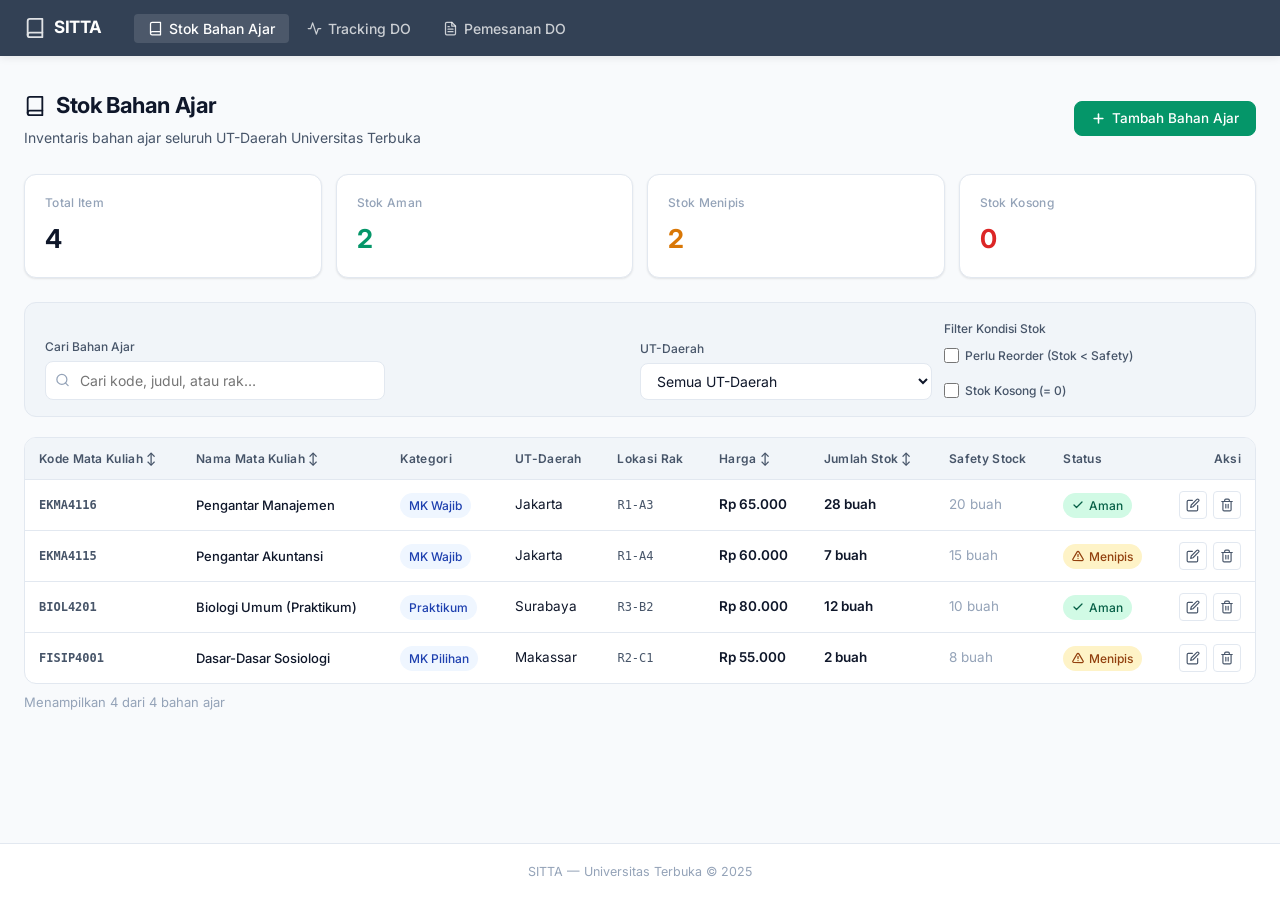
<file: index.html>
<!DOCTYPE html>
<html lang="id">
<head>
  <meta charset="UTF-8" />
  <meta name="viewport" content="width=device-width, initial-scale=1.0" />
  <title>SITTA — Sistem Informasi Tiras dan Transaksi Bahan Ajar UT</title>
  <link rel="stylesheet" href="assets/css/style.css" />
</head>
<body>
  <!-- Root Vue Single Page Application Container -->
  <div id="app" class="page-wrap">

    <!-- Topbar & Navigasi Tab -->
    <header class="topbar">
      <div class="topbar-inner">
        <a href="#" class="topbar-brand" @click.prevent="switchTab('stok')">
          <svg width="22" height="22" viewBox="0 0 24 24" fill="none" stroke="currentColor" stroke-width="2" stroke-linecap="round" stroke-linejoin="round">
            <path d="M4 19.5A2.5 2.5 0 0 1 6.5 17H20"/><path d="M6.5 2H20v20H6.5A2.5 2.5 0 0 1 4 19.5v-15A2.5 2.5 0 0 1 6.5 2z"/>
          </svg>
          <span>SITTA</span>
        </a>

        <!-- Navigasi Tiga Tab SPA -->
        <nav>
          <ul class="topbar-nav">
            <li>
              <button
                type="button"
                :class="{ active: currentTab === 'stok' }"
                @click="switchTab('stok')"
                title="Kelola stok dan inventaris bahan ajar"
              >
                <svg width="15" height="15" viewBox="0 0 24 24" fill="none" stroke="currentColor" stroke-width="2" stroke-linecap="round" stroke-linejoin="round">
                  <path d="M4 19.5A2.5 2.5 0 0 1 6.5 17H20"/><path d="M6.5 2H20v20H6.5A2.5 2.5 0 0 1 4 19.5v-15A2.5 2.5 0 0 1 6.5 2z"/>
                </svg>
                <span>Stok Bahan Ajar</span>
              </button>
            </li>
            <li>
              <button
                type="button"
                :class="{ active: currentTab === 'tracking' }"
                @click="switchTab('tracking')"
                title="Pelacakan pengiriman Delivery Order"
              >
                <svg width="15" height="15" viewBox="0 0 24 24" fill="none" stroke="currentColor" stroke-width="2" stroke-linecap="round" stroke-linejoin="round">
                  <polyline points="22 12 18 12 15 21 9 3 6 12 2 12"/>
                </svg>
                <span>Tracking DO</span>
              </button>
            </li>
            <li>
              <button
                type="button"
                :class="{ active: currentTab === 'order' }"
                @click="switchTab('order')"
                title="Formulir pemesanan paket bahan ajar baru"
              >
                <svg width="15" height="15" viewBox="0 0 24 24" fill="none" stroke="currentColor" stroke-width="2" stroke-linecap="round" stroke-linejoin="round">
                  <path d="M14 2H6a2 2 0 0 0-2 2v16a2 2 0 0 0 2 2h12a2 2 0 0 0 2-2V8z"/>
                  <polyline points="14 2 14 8 20 8"/>
                  <line x1="16" y1="13" x2="8" y2="13"/>
                  <line x1="16" y1="17" x2="8" y2="17"/>
                  <polyline points="10 9 9 9 8 9"/>
                </svg>
                <span>Pemesanan DO</span>
              </button>
            </li>
          </ul>
        </nav>
      </div>
    </header>

    <!-- Konten Utama Aplikasi (SPA Views) -->
    <main class="main-content">

      <!-- Loading State -->
      <div class="card mb-24" v-if="isLoading" style="padding: 48px 24px; text-align: center;">
        <div class="empty-state">
          <div class="spinner mb-16"></div>
          <p style="font-weight: 600; color: var(--c-text); font-size: 15px;">Memuat Data SITTA…</p>
          <p style="font-size: 13px; color: var(--c-muted); margin-top: 4px;">Mengambil inventaris bahan ajar dan data Delivery Order dari server</p>
        </div>
      </div>

      <!-- Error State -->
      <div class="card mb-24" v-else-if="errorMessage" style="padding: 32px 24px; text-align: center;">
        <div class="empty-state">
          <div class="empty-state-icon" style="background: var(--c-danger-lite); color: var(--c-destructive); margin: 0 auto 12px;">
            <svg width="28" height="28" viewBox="0 0 24 24" fill="none" stroke="currentColor" stroke-width="2" stroke-linecap="round" stroke-linejoin="round">
              <circle cx="12" cy="12" r="10"/><line x1="12" y1="8" x2="12" y2="12"/><line x1="12" y1="16" x2="12.01" y2="16"/>
            </svg>
          </div>
          <p style="font-weight: 600; color: var(--c-destructive); margin-bottom: 6px; font-size: 15px;">Gagal Memuat Data</p>
          <p style="font-size: 13.5px; color: var(--c-text); max-width: 480px; margin: 0 auto 16px;" v-text="errorMessage"></p>
          <button type="button" class="btn btn-primary btn-sm" @click="loadInitialData">Coba Lagi</button>
        </div>
      </div>

      <!-- Kontainer Komponen Tab (v-show mempertahankan state internal komponen saat berpindah tab) -->
      <div v-else>

        <!-- Tab 1: Stok Bahan Ajar -->
        <section v-show="currentTab === 'stok'">
          <ba-stock-table
            :items="stokList"
            :upbjj-list="upbjjList"
            :kategori-list="kategoriList"
            @update-stock="handleStockUpdate"
            @toast="showToast"
          ></ba-stock-table>
        </section>

        <!-- Tab 2: Tracking Delivery Order -->
        <section v-show="currentTab === 'tracking'">
          <do-tracking
            :tracking="tracking"
            :paket-list="paketList"
            :stok-list="stokList"
            @add-progress="handleAddProgress"
            @toast="showToast"
          ></do-tracking>
        </section>

        <!-- Tab 3: Pemesanan Delivery Order -->
        <section v-show="currentTab === 'order'">
          <order-form
            :paket="paketList"
            :ekspedisi="pengirimanList"
            :tracking="tracking"
            :stok-list="stokList"
            @created="handleOrderCreated"
            @toast="showToast"
          ></order-form>
        </section>

      </div>

    </main>

    <!-- Global Toast Notification Container -->
    <div class="toast-container" v-if="toasts && toasts.length > 0">
      <div
        v-for="t in toasts"
        :key="t.id"
        :class="['toast', 'toast-' + (t.type || 'info')]"
      >
        <span v-text="t.message"></span>
        <button
          type="button"
          style="background: transparent; border: none; color: inherit; cursor: pointer; padding: 0 4px; font-size: 16px; margin-left: auto; line-height: 1;"
          @click="removeToast(t.id)"
          title="Tutup notifikasi"
          aria-label="Tutup notifikasi"
        >&times;</button>
      </div>
    </div>

    <!-- Footer -->
    <footer class="site-footer">
      SITTA &mdash; Universitas Terbuka &copy; 2025
    </footer>

  </div>

  <!-- Scripts (Dieksekusi secara berurutan setelah struktur DOM #app tersedia) -->
  <script src="js/vue.js"></script>
  <script src="js/services/api.js"></script>
  <script src="js/app.js"></script>
</body>
</html>
</file>
<file: assets/css/style.css>
/* SITTA — Global Stylesheet */
/* Flat Design, Professional, Clean */

@import url('https://fonts.googleapis.com/css2?family=Inter:wght@300;400;500;600;700&display=swap');

/* ── Design Tokens ─────────────────────────────────────── */
:root {
  --c-primary:     #334155;
  --c-secondary:   #475569;
  --c-accent:      #059669;
  --c-accent-lite: #D1FAE5;
  --c-bg:          #F8FAFC;
  --c-text:        #0F172A;
  --c-card:        #FFFFFF;
  --c-border:      #E2E8F0;
  --c-destructive: #DC2626;
  --c-warn:        #D97706;
  --c-warn-lite:   #FEF3C7;
  --c-ok:          #059669;
  --c-ok-lite:     #D1FAE5;
  --c-danger-lite: #FEE2E2;
  --c-muted:       #94A3B8;
  --c-surface:     #F1F5F9;

  --radius-sm:  4px;
  --radius-md:  8px;
  --radius-lg: 12px;

  --shadow-sm: 0 1px 2px rgba(0,0,0,.06), 0 1px 3px rgba(0,0,0,.04);
  --shadow-md: 0 2px 8px rgba(0,0,0,.08);

  --font: 'Inter', system-ui, -apple-system, sans-serif;
}

/* ── Reset ─────────────────────────────────────────────── */
*, *::before, *::after { box-sizing: border-box; margin: 0; padding: 0; }
html { font-size: 16px; scroll-behavior: smooth; }

body {
  font-family: var(--font);
  background: var(--c-bg);
  color: var(--c-text);
  line-height: 1.6;
  min-height: 100vh;
}

/* ── Layout ─────────────────────────────────────────────── */
.page-wrap { min-height: 100vh; display: flex; flex-direction: column; }

.topbar {
  background: var(--c-primary);
  color: #fff;
  position: sticky;
  top: 0;
  z-index: 100;
  box-shadow: var(--shadow-md);
}

.topbar-inner {
  max-width: 1280px;
  margin: 0 auto;
  padding: 0 24px;
  height: 56px;
  display: flex;
  align-items: center;
  gap: 32px;
}

.topbar-brand {
  font-size: 17px;
  font-weight: 700;
  letter-spacing: -.3px;
  color: #fff;
  text-decoration: none;
  display: flex;
  align-items: center;
  gap: 8px;
  flex-shrink: 0;
  cursor: pointer;
}

.topbar-brand svg { opacity: .85; }

.topbar-nav {
  display: flex;
  gap: 4px;
  list-style: none;
}

.topbar-nav button,
.topbar-nav a {
  display: flex;
  align-items: center;
  gap: 6px;
  padding: 6px 14px;
  border-radius: var(--radius-sm);
  color: rgba(255,255,255,.75);
  text-decoration: none;
  font-size: 14px;
  font-weight: 500;
  border: none;
  background: transparent;
  font-family: var(--font);
  cursor: pointer;
  transition: background .15s, color .15s;
}

.topbar-nav button:hover,
.topbar-nav a:hover,
.topbar-nav button.active,
.topbar-nav a.active {
  background: rgba(255,255,255,.12);
  color: #fff;
}

.main-content {
  max-width: 1280px;
  margin: 0 auto;
  padding: 32px 24px 64px;
  flex: 1;
  width: 100%;
}

/* ── Cards ──────────────────────────────────────────────── */
.card {
  background: var(--c-card);
  border: 1px solid var(--c-border);
  border-radius: var(--radius-lg);
  box-shadow: var(--shadow-sm);
}

.card-header {
  padding: 18px 24px;
  border-bottom: 1px solid var(--c-border);
  display: flex;
  align-items: center;
  justify-content: space-between;
  gap: 12px;
  flex-wrap: wrap;
}

.card-title {
  font-size: 15px;
  font-weight: 600;
  color: var(--c-text);
  display: flex;
  align-items: center;
  gap: 8px;
}

.card-body { padding: 24px; }
.card-footer {
  padding: 14px 24px;
  border-top: 1px solid var(--c-border);
  background: var(--c-surface);
  border-radius: 0 0 var(--radius-lg) var(--radius-lg);
}

/* ── Page Header ─────────────────────────────────────────── */
.page-header { margin-bottom: 24px; }
.page-header-row {
  justify-content: space-between;
  flex-wrap: wrap;
  gap: 12px;
}
.page-header h1 {
  font-size: 22px;
  font-weight: 700;
  letter-spacing: -.4px;
  color: var(--c-text);
  display: flex;
  align-items: center;
  gap: 10px;
}
.page-header p {
  font-size: 14px;
  color: var(--c-secondary);
  margin-top: 4px;
}

/* ── Buttons ─────────────────────────────────────────────── */
.btn {
  display: inline-flex;
  align-items: center;
  gap: 6px;
  padding: 7px 16px;
  border-radius: var(--radius-md);
  font-family: var(--font);
  font-size: 13.5px;
  font-weight: 500;
  cursor: pointer;
  border: 1px solid transparent;
  transition: background .15s, opacity .15s, box-shadow .15s;
  line-height: 1.4;
  white-space: nowrap;
}

.btn:focus-visible {
  outline: 2px solid var(--c-accent);
  outline-offset: 2px;
}

.btn-primary {
  background: var(--c-accent);
  color: #fff;
  border-color: var(--c-accent);
}
.btn-primary:hover { background: #047857; border-color: #047857; }

.btn-secondary {
  background: var(--c-card);
  color: var(--c-text);
  border-color: var(--c-border);
}
.btn-secondary:hover { background: var(--c-surface); }

.btn-danger {
  background: var(--c-destructive);
  color: #fff;
  border-color: var(--c-destructive);
}
.btn-danger:hover { background: #B91C1C; }

.btn-ghost {
  background: transparent;
  color: var(--c-secondary);
  border-color: transparent;
}
.btn-ghost:hover { background: var(--c-surface); color: var(--c-text); }

.btn-sm {
  padding: 4px 10px;
  font-size: 12.5px;
  border-radius: var(--radius-sm);
}

.btn-icon {
  padding: 6px;
  border-radius: var(--radius-sm);
  background: transparent;
  border: 1px solid var(--c-border);
  cursor: pointer;
  color: var(--c-secondary);
  display: inline-flex;
  align-items: center;
  justify-content: center;
  transition: background .15s, color .15s;
}
.btn-icon:hover { background: var(--c-surface); color: var(--c-text); }
.btn-icon:focus-visible { outline: 2px solid var(--c-accent); outline-offset: 2px; }

.btn-icon-danger:hover {
  background: var(--c-danger-lite);
  color: var(--c-destructive);
  border-color: var(--c-destructive);
}

/* ── Forms ───────────────────────────────────────────────── */
.form-group {
  display: flex;
  flex-direction: column;
  gap: 5px;
}

label {
  font-size: 13px;
  font-weight: 500;
  color: var(--c-secondary);
}

.required-mark { color: var(--c-destructive); margin-left: 2px; }

input[type="text"],
input[type="number"],
input[type="date"],
select,
textarea {
  font-family: var(--font);
  font-size: 14px;
  color: var(--c-text);
  background: var(--c-card);
  border: 1px solid var(--c-border);
  border-radius: var(--radius-md);
  padding: 8px 12px;
  width: 100%;
  transition: border-color .15s, box-shadow .15s;
  line-height: 1.5;
}

input:focus, select:focus, textarea:focus {
  outline: none;
  border-color: var(--c-accent);
  box-shadow: 0 0 0 3px rgba(5,150,105,.12);
}

input.is-error, select.is-error, textarea.is-error {
  border-color: var(--c-destructive);
  box-shadow: 0 0 0 3px rgba(220,38,38,.10);
}

.error-msg {
  font-size: 12px;
  color: var(--c-destructive);
  display: flex;
  align-items: center;
  gap: 4px;
}

textarea { resize: vertical; min-height: 72px; }

.form-grid {
  display: grid;
  grid-template-columns: 1fr 1fr;
  gap: 16px;
}
.form-grid .span-2 { grid-column: span 2; }

/* ── Search bar ─────────────────────────────────────────── */
.search-wrap {
  position: relative;
  flex: 1;
  min-width: 200px;
  max-width: 340px;
}
.search-wrap svg {
  position: absolute;
  left: 10px;
  top: 50%;
  transform: translateY(-50%);
  color: var(--c-muted);
  pointer-events: none;
}
.search-wrap input {
  padding-left: 34px;
}

/* ── Filter bar ─────────────────────────────────────────── */
.filter-bar {
  background: var(--c-surface);
  border: 1px solid var(--c-border);
  border-radius: var(--radius-lg);
  padding: 16px 20px;
  margin-bottom: 20px;
  display: flex;
  flex-wrap: wrap;
  gap: 12px;
  align-items: flex-end;
}

.filter-bar .form-group { min-width: 160px; flex: 1; }
.filter-bar label { font-size: 12px; }

.filter-checks {
  display: flex;
  gap: 16px;
  align-items: center;
  flex-wrap: wrap;
  padding-top: 2px;
}

.check-item {
  display: flex;
  align-items: center;
  gap: 6px;
  cursor: pointer;
  font-size: 13px;
  color: var(--c-secondary);
  user-select: none;
}
.check-item input[type="checkbox"] {
  width: 15px;
  height: 15px;
  flex-shrink: 0;
  accent-color: var(--c-accent);
  cursor: pointer;
}

/* Grup filter checkbox dengan label di atas */
.filter-checks-group {
  flex: 0;
  min-width: auto;
}
.filter-checks-label {
  font-size: 12px;
  font-weight: 500;
  color: var(--c-secondary);
}

/* ── Table ────────────────────────────────────────────────── */
.table-wrap {
  overflow-x: auto;
  border-radius: var(--radius-lg);
  border: 1px solid var(--c-border);
  background: var(--c-card);
}

table {
  width: 100%;
  border-collapse: collapse;
  font-size: 13.5px;
}

thead tr {
  background: var(--c-surface);
}

th {
  padding: 11px 14px;
  text-align: left;
  font-size: 12px;
  font-weight: 600;
  color: var(--c-secondary);
  letter-spacing: .3px;
  border-bottom: 1px solid var(--c-border);
  white-space: nowrap;
}

th.sortable {
  cursor: pointer;
  user-select: none;
}
th.sortable:hover { color: var(--c-text); }
th.sort-active { color: var(--c-accent); }

td {
  padding: 11px 14px;
  border-bottom: 1px solid var(--c-border);
  vertical-align: middle;
  color: var(--c-text);
}

tr:last-child td { border-bottom: none; }

tbody tr { transition: background .1s; }
tbody tr:hover { background: var(--c-surface); }

.td-mono {
  font-size: 12px;
  font-family: 'SF Mono', 'Fira Code', monospace;
  color: var(--c-secondary);
}

.table-actions {
  display: flex;
  gap: 6px;
  justify-content: flex-end;
  align-items: center;
}

/* ── Tooltip Catatan HTML pada Kolom Status ──────────────── */
.status-cell-wrap {
  position: relative;
  display: inline-flex;
  align-items: center;
}

.status-tooltip {
  visibility: hidden;
  opacity: 0;
  position: absolute;
  bottom: 130%;
  left: 50%;
  transform: translateX(-50%);
  background: #0F172A;
  color: #F8FAFC;
  padding: 8px 12px;
  border-radius: var(--radius-md);
  font-size: 12px;
  line-height: 1.4;
  white-space: normal;
  min-width: 190px;
  max-width: 270px;
  z-index: 1000;
  box-shadow: 0 4px 14px rgba(0,0,0,0.2);
  transition: opacity 0.2s ease, visibility 0.2s ease, transform 0.2s ease;
  pointer-events: none;
  text-align: left;
}

.status-tooltip::after {
  content: '';
  position: absolute;
  top: 100%;
  left: 50%;
  margin-left: -5px;
  border-width: 5px;
  border-style: solid;
  border-color: #0F172A transparent transparent transparent;
}

.status-cell-wrap:hover .status-tooltip {
  visibility: visible;
  opacity: 1;
  transform: translateX(-50%) translateY(-2px);
}

/* ── Status Badges ───────────────────────────────────────── */
.badge {
  display: inline-flex;
  align-items: center;
  gap: 5px;
  padding: 3px 9px;
  border-radius: 99px;
  font-size: 12px;
  font-weight: 500;
  white-space: nowrap;
}

.badge-ok {
  background: var(--c-ok-lite);
  color: #065F46;
}

.badge-warn {
  background: var(--c-warn-lite);
  color: #92400E;
}

.badge-danger {
  background: var(--c-danger-lite);
  color: #991B1B;
}

/* Status netral (Menunggu Pickup, dsb.) */
.badge-muted {
  background: var(--c-surface);
  color: var(--c-secondary);
  border: 1px solid var(--c-border);
}

/* ── Alert / Toast ────────────────────────────────────────── */
.toast-container {
  position: fixed;
  bottom: 24px;
  right: 24px;
  z-index: 9999;
  display: flex;
  flex-direction: column;
  gap: 10px;
  pointer-events: none;
}

.toast {
  background: var(--c-primary);
  color: #fff;
  padding: 12px 18px;
  border-radius: var(--radius-md);
  font-size: 13.5px;
  box-shadow: var(--shadow-md);
  display: flex;
  align-items: center;
  gap: 8px;
  pointer-events: auto;
  animation: slideUp .2s ease;
  max-width: 360px;
}

.toast-success { background: var(--c-accent); }
.toast-error   { background: var(--c-destructive); }
.toast-warn    { background: var(--c-warn); }

@keyframes slideUp {
  from { opacity: 0; transform: translateY(12px); }
  to   { opacity: 1; transform: translateY(0); }
}

/* ── Modal ────────────────────────────────────────────────── */
.modal-overlay {
  position: fixed;
  inset: 0;
  background: rgba(15,23,42,.45);
  z-index: 200;
  display: flex;
  align-items: center;
  justify-content: center;
  padding: 20px;
  animation: fadeIn .15s ease;
}

@keyframes fadeIn {
  from { opacity: 0; }
  to   { opacity: 1; }
}

.modal {
  background: var(--c-card);
  border-radius: var(--radius-lg);
  width: 100%;
  max-width: 560px;
  box-shadow: 0 20px 40px rgba(0,0,0,.15);
  display: flex;
  flex-direction: column;
  max-height: 90vh;
  overflow: hidden;
}

.modal-header {
  padding: 20px 24px 16px;
  border-bottom: 1px solid var(--c-border);
  display: flex;
  align-items: center;
  justify-content: space-between;
}

.modal-title {
  font-size: 16px;
  font-weight: 600;
  color: var(--c-text);
  display: flex;
  align-items: center;
  gap: 8px;
}

.modal-body {
  padding: 24px;
  overflow-y: auto;
  display: flex;
  flex-direction: column;
  gap: 16px;
}

.modal-footer {
  padding: 16px 24px;
  border-top: 1px solid var(--c-border);
  display: flex;
  gap: 10px;
  justify-content: flex-end;
  background: var(--c-surface);
}

/* ── Tracking Details & Layout ───────────────────────────── */
.tracking-layout {
  display: grid;
  grid-template-columns: 1fr 380px;
  gap: 24px;
  align-items: start;
}

.do-number {
  font-size: 20px;
  font-weight: 700;
  letter-spacing: -.4px;
  color: var(--c-text);
  font-family: 'SF Mono', 'Fira Code', monospace;
}

.info-grid {
  display: grid;
  grid-template-columns: 1fr 1fr;
  gap: 6px 24px;
  font-size: 13.5px;
}
.info-label { color: var(--c-muted); font-size: 12px; font-weight: 500; }
.info-value { color: var(--c-text); font-weight: 500; }

.do-list-item {
  border: 1px solid var(--c-border);
  border-radius: var(--radius-md);
  padding: 14px 18px;
  cursor: pointer;
  transition: border-color .15s, background .15s;
  margin-bottom: 8px;
  display: flex;
  align-items: center;
  justify-content: space-between;
  gap: 12px;
}
.do-list-item:hover { border-color: var(--c-accent); background: var(--c-surface); }
.do-list-item .do-mono {
  font-family: 'SF Mono', monospace;
  font-size: 13px;
  font-weight: 600;
  color: var(--c-text);
}

.total-box {
  background: var(--c-accent-lite);
  border-radius: var(--radius-md);
  padding: 14px 18px;
  display: flex;
  align-items: center;
  justify-content: space-between;
}
.total-label { font-size: 13px; color: #065F46; font-weight: 500; }
.total-value { font-size: 20px; font-weight: 700; color: #065F46; letter-spacing: -.4px; }

.nomor-do-display {
  background: var(--c-surface);
  border: 1px solid var(--c-border);
  border-radius: var(--radius-md);
  padding: 9px 14px;
  font-family: 'SF Mono', monospace;
  font-size: 15px;
  font-weight: 600;
  color: var(--c-accent);
  letter-spacing: .5px;
  display: inline-block;
}

/* ── Tracking Timeline ───────────────────────────────────── */
.timeline {
  list-style: none;
  position: relative;
  padding-left: 24px;
}

.timeline::before {
  content: '';
  position: absolute;
  left: 7px;
  top: 4px;
  bottom: 4px;
  width: 2px;
  background: var(--c-border);
}

.timeline-item {
  position: relative;
  padding-bottom: 20px;
}

.timeline-item:last-child { padding-bottom: 0; }

.timeline-dot {
  position: absolute;
  left: -20px;
  top: 4px;
  width: 14px;
  height: 14px;
  border-radius: 50%;
  background: var(--c-card);
  border: 2px solid var(--c-border);
}

.timeline-item:last-child .timeline-dot {
  background: var(--c-accent);
  border-color: var(--c-accent);
}

.timeline-time {
  font-size: 11.5px;
  color: var(--c-muted);
  font-family: 'SF Mono', monospace;
  margin-bottom: 2px;
}

.timeline-desc {
  font-size: 13.5px;
  color: var(--c-text);
}

/* ── Inline Detail Box ────────────────────────────────────── */
.detail-box {
  background: var(--c-surface);
  border: 1px solid var(--c-border);
  border-radius: var(--radius-md);
  padding: 12px 16px;
  font-size: 13px;
}

.detail-box-title {
  font-size: 11.5px;
  font-weight: 600;
  color: var(--c-secondary);
  margin-bottom: 8px;
  letter-spacing: .3px;
}

.detail-list {
  list-style: none;
  display: flex;
  flex-direction: column;
  gap: 4px;
}

.detail-list li {
  display: flex;
  align-items: center;
  gap: 6px;
  color: var(--c-text);
  font-size: 13px;
}

/* ── Add Progress Box (DO Timeline Progress) ─────────────── */
.add-progress-box {
  margin-top: 20px;
  padding: 16px;
  background: var(--c-surface);
  border: 1px dashed var(--c-border);
  border-radius: var(--radius-md);
  display: flex;
  flex-direction: column;
  gap: 10px;
}

.add-progress-header {
  font-size: 13px;
  font-weight: 600;
  color: var(--c-text);
  display: flex;
  align-items: center;
  gap: 6px;
}

/* ── Empty State ─────────────────────────────────────────── */
.empty-state {
  text-align: center;
  padding: 48px 20px;
  color: var(--c-muted);
}
.empty-state svg { margin: 0 auto 10px; display: block; opacity: .4; }
.empty-state p { font-size: 14px; }

/* ── Stats Row ────────────────────────────────────────────── */
.stats-row {
  display: grid;
  grid-template-columns: repeat(auto-fit, minmax(160px, 1fr));
  gap: 14px;
  margin-bottom: 24px;
}

.stat-card {
  background: var(--c-card);
  border: 1px solid var(--c-border);
  border-radius: var(--radius-lg);
  padding: 18px 20px;
  box-shadow: var(--shadow-sm);
}

.stat-label {
  font-size: 12px;
  font-weight: 500;
  color: var(--c-muted);
  letter-spacing: .3px;
  margin-bottom: 6px;
}

.stat-value {
  font-size: 26px;
  font-weight: 700;
  letter-spacing: -.8px;
  color: var(--c-text);
}

.stat-value.ok     { color: var(--c-ok); }
.stat-value.warn   { color: var(--c-warn); }
.stat-value.danger { color: var(--c-destructive); }

/* ── Divider & Helpers ───────────────────────────────────── */
.divider {
  border: none;
  border-top: 1px solid var(--c-border);
  margin: 20px 0;
}

.text-muted    { color: var(--c-muted); }
.text-sm       { font-size: 13px; }
.fw-medium     { font-weight: 500; }
.fw-semibold   { font-weight: 600; }
.d-flex        { display: flex; }
.align-center  { align-items: center; }
.gap-8         { gap: 8px; }
.gap-12        { gap: 12px; }
.gap-16        { gap: 16px; }
.mb-8          { margin-bottom: 8px; }
.mb-16         { margin-bottom: 16px; }
.mb-24         { margin-bottom: 24px; }
.mt-4          { margin-top: 4px; }
.mt-8          { margin-top: 8px; }
.mt-16         { margin-top: 16px; }
.w-full        { width: 100%; }

/* ── Footer ─────────────────────────────────────────────── */
.site-footer {
  background: var(--c-card);
  border-top: 1px solid var(--c-border);
  padding: 18px 24px;
  text-align: center;
  font-size: 12.5px;
  color: var(--c-muted);
  margin-top: auto;
}

/* ── Responsive ──────────────────────────────────────────── */
@media (max-width: 960px) {
  .tracking-layout {
    grid-template-columns: 1fr;
  }
}

@media (max-width: 768px) {
  .topbar-inner { padding: 0 16px; gap: 16px; }
  .main-content { padding: 20px 16px 48px; }
  .form-grid    { grid-template-columns: 1fr; }
  .form-grid .span-2 { grid-column: span 1; }
  .filter-bar   { padding: 12px 14px; }
  .stats-row    { grid-template-columns: 1fr 1fr; }
}

@media (prefers-reduced-motion: reduce) {
  *, *::before, *::after { animation-duration: .01ms !important; transition-duration: .01ms !important; }
}
</file>
